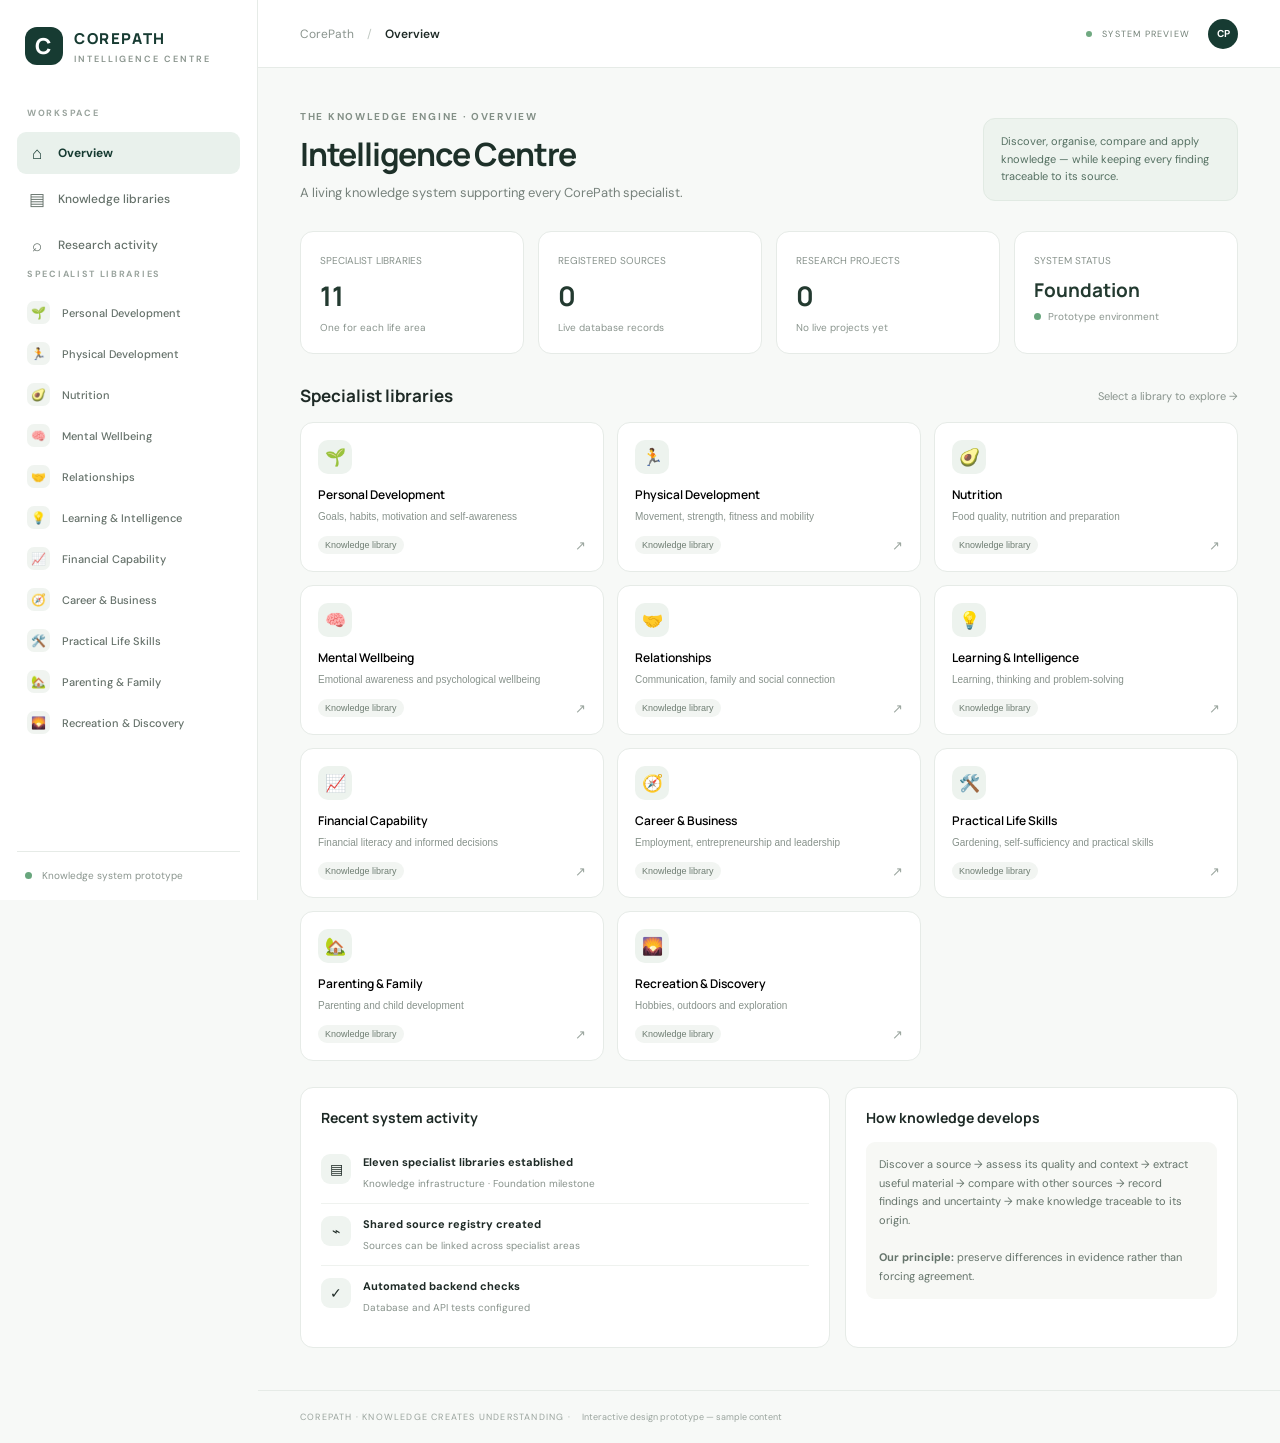
<file: frontend/index.html>
<!doctype html>
<html lang="en">
<head>
  <meta charset="utf-8">
  <meta name="viewport" content="width=device-width,initial-scale=1">
  <meta name="theme-color" content="#173b32">
  <title>CorePath Intelligence Centre</title>
  <link rel="stylesheet" href="styles.css">
</head>
<body>
  <aside class="sidebar">
    <a class="brand" href="#"><span class="brand-mark">C</span><span>COREPATH<small>INTELLIGENCE CENTRE</small></span></a>
    <div class="nav-label">WORKSPACE</div>
    <button class="nav-link active" data-view="overview"><span>⌂</span> Overview</button>
    <button class="nav-link" data-view="libraries"><span>▤</span> Knowledge libraries</button>
    <button class="nav-link" data-view="research"><span>⌕</span> Research activity</button>
    <div class="nav-label">SPECIALIST LIBRARIES</div>
    <nav id="specialist-nav"></nav>
    <div class="sidebar-foot"><span class="status-dot"></span> Knowledge system prototype</div>
  </aside>
  <main class="main">
    <header class="topbar"><div class="crumb">CorePath <span>/</span> <b id="crumb-current">Overview</b></div><div class="top-actions"><span class="live"><i></i> SYSTEM PREVIEW</span><div class="avatar">CP</div></div></header>
    <section class="page" id="app"></section>
    <footer>COREPATH · KNOWLEDGE CREATES UNDERSTANDING · <span>Interactive design prototype — sample content</span></footer>
  </main>
  <script src="app.js"></script>
</body>
</html>
</file>
<file: frontend/styles.css>
@import url('https://fonts.googleapis.com/css2?family=DM+Sans:wght@400;500;600;700&family=Manrope:wght@400;500;600;700;800&display=swap');
:root{--green:#173b32;--green2:#245747;--mint:#e9f1ec;--ink:#1e2a26;--muted:#77827c;--line:#e6ebe7;--paper:#f7f9f7;--white:#fff;--gold:#c59b58}
*{box-sizing:border-box}body{margin:0;background:var(--paper);color:var(--ink);font:14px 'DM Sans',sans-serif;display:flex;min-height:100vh}.sidebar{width:258px;background:#fff;border-right:1px solid var(--line);padding:27px 17px 18px;display:flex;flex-direction:column;position:fixed;inset:0 auto 0 0;z-index:2}.brand{display:flex;gap:11px;align-items:center;color:var(--green);font:800 15px Manrope;text-decoration:none;letter-spacing:1.6px;margin:0 8px 42px}.brand small{display:block;font:600 9px 'DM Sans';letter-spacing:2px;color:#89948d;margin-top:4px}.brand-mark{width:38px;height:38px;border-radius:12px;background:var(--green);color:white;display:grid;place-items:center;font:800 22px Manrope}.nav-label{font-size:9px;font-weight:700;letter-spacing:1.7px;color:#9aa49e;margin:0 10px 11px}.nav-link{border:0;background:none;text-align:left;width:100%;padding:10px 11px;border-radius:9px;color:#65716a;display:flex;gap:12px;align-items:center;font:500 12px 'DM Sans';cursor:pointer;margin:2px 0}.nav-link span{font-size:17px;width:18px;text-align:center}.nav-link:hover,.nav-link.active{background:var(--mint);color:var(--green);font-weight:700}.specialist{font-size:11px;padding:8px 10px}.specialist .mini{width:23px;height:23px;border-radius:7px;background:#f0f4f0;display:grid;place-items:center;font-size:12px}.sidebar-foot{margin-top:auto;border-top:1px solid var(--line);padding:17px 8px 0;color:#8a958e;font-size:10px}.status-dot{display:inline-block;width:7px;height:7px;border-radius:50%;background:#68a67d;margin-right:7px}.main{margin-left:258px;width:calc(100% - 258px);min-height:100vh}.topbar{height:68px;background:#fff;border-bottom:1px solid var(--line);display:flex;align-items:center;justify-content:space-between;padding:0 42px;position:sticky;top:0;z-index:1}.crumb{font-size:12px;color:#8a948e}.crumb span{padding:0 10px;color:#c0c8c2}.crumb b{color:var(--ink);font-weight:600}.top-actions{display:flex;gap:18px;align-items:center}.live{font-size:9px;letter-spacing:1.2px;color:#728077}.live i{display:inline-block;width:6px;height:6px;background:#70a981;border-radius:50%;margin-right:7px}.avatar{width:30px;height:30px;border-radius:50%;background:var(--green);color:white;display:grid;place-items:center;font-size:10px;font-weight:700}.page{max-width:1240px;margin:auto;padding:42px}.eyebrow{font-size:10px;letter-spacing:1.7px;color:#839087;font-weight:700;text-transform:uppercase}.hero{display:flex;justify-content:space-between;gap:30px;align-items:flex-end;margin-bottom:30px}.hero h1{font:700 32px Manrope;letter-spacing:-1.2px;margin:9px 0 8px;color:#1d3029}.hero p{color:#77827c;margin:0;font-size:13px}.hero-note{background:#edf3ee;border:1px solid #e1eae3;padding:14px 17px;border-radius:12px;max-width:255px;color:#557062;font-size:11px;line-height:1.6}.metrics{display:grid;grid-template-columns:repeat(4,1fr);gap:14px;margin-bottom:30px}.metric,.panel,.library-card{background:white;border:1px solid var(--line);border-radius:13px}.metric{padding:18px 19px}.metric .label{font-size:10px;color:#87928b}.metric strong{display:block;font:700 27px Manrope;margin:9px 0 3px;color:#233a30}.metric small{font-size:10px;color:#8a958e}.section-head{display:flex;justify-content:space-between;align-items:center;margin:0 0 15px}.section-head h2{font:700 17px Manrope;margin:0}.subtle{font-size:11px;color:#89948d}.library-grid{display:grid;grid-template-columns:repeat(3,1fr);gap:13px}.library-card{padding:17px;text-align:left;cursor:pointer;transition:.18s;min-height:130px}.library-card:hover{border-color:#9db7a5;transform:translateY(-2px);box-shadow:0 8px 22px #173b320d}.lib-icon{width:34px;height:34px;border-radius:10px;background:#edf3ee;display:grid;place-items:center;font-size:17px;margin-bottom:12px}.library-card strong{font:600 12px Manrope;display:block;margin-bottom:5px}.library-card small{color:#87928b;font-size:10px}.card-foot{display:flex;justify-content:space-between;align-items:center;margin-top:13px}.tag{font-size:9px;padding:4px 7px;background:#f2f5f2;border-radius:20px;color:#6f7e73}.arrow{color:#9ba69f}.lower-grid{display:grid;grid-template-columns:1.35fr 1fr;gap:15px;margin-top:26px}.panel{padding:20px}.panel h3{font:700 14px Manrope;margin:0 0 15px}.activity{display:flex;gap:12px;padding:12px 0;border-top:1px solid #eff2ef}.activity:first-of-type{border-top:0}.activity-icon{width:30px;height:30px;border-radius:9px;background:#eff4f0;display:grid;place-items:center}.activity strong{font-size:11px;display:block;margin:1px 0 4px}.activity small{font-size:10px;color:#87928b}.research-note{background:#f7f8f5;padding:13px;border-radius:9px;font-size:11px;color:#65746b;line-height:1.7}.toolbar{display:flex;gap:10px;margin:22px 0}.search{flex:1;border:1px solid var(--line);border-radius:9px;padding:11px 13px;background:white;font:12px 'DM Sans';outline:none}.search:focus{border-color:#91ad9a}.filter{border:1px solid var(--line);background:white;border-radius:9px;padding:0 13px;color:#65716a;font:11px 'DM Sans'}.table{width:100%;border-collapse:collapse;background:white;border:1px solid var(--line);border-radius:12px;overflow:hidden}.table th{text-align:left;font-size:9px;letter-spacing:1px;color:#89948d;background:#fafbfa;padding:13px}.table td{padding:14px 13px;border-top:1px solid #edf0ed;font-size:11px}.table td:first-child{font-weight:600}.empty{padding:35px;text-align:center;color:#87928b;background:white;border:1px dashed #dce5dd;border-radius:12px;font-size:12px}.back{border:0;background:none;color:#668171;cursor:pointer;font:600 11px 'DM Sans';padding:0;margin-bottom:22px}.library-hero{background:var(--green);border-radius:15px;padding:26px;color:white;margin-bottom:22px;display:flex;justify-content:space-between;align-items:center}.library-hero h1{font:700 25px Manrope;margin:7px 0}.library-hero p{color:#d0dfd5;font-size:11px;margin:0}.library-hero .lib-icon{background:#ffffff1b;font-size:22px;width:45px;height:45px}.pill{border:1px solid #ffffff3d;color:#dce9df;border-radius:20px;padding:7px 10px;font-size:9px}.library-info{display:grid;grid-template-columns:repeat(3,1fr);gap:12px;margin-bottom:20px}.info-box{background:white;border:1px solid var(--line);padding:15px;border-radius:11px}.info-box small{display:block;color:#87928b;font-size:9px}.info-box strong{display:block;font:600 17px Manrope;margin-top:7px}.primary{border:0;background:var(--green);color:white;padding:11px 15px;border-radius:8px;font:600 11px 'DM Sans';cursor:pointer}.primary:hover{background:var(--green2)}.secondary{border:1px solid var(--line);background:white;color:#52675b;padding:10px 13px;border-radius:8px;font:600 11px 'DM Sans';cursor:pointer}footer{padding:20px 42px;border-top:1px solid var(--line);font-size:9px;letter-spacing:1.2px;color:#9aa49e}footer span{letter-spacing:0;text-transform:none;margin-left:8px}
@media(max-width:1000px){.sidebar{width:220px}.main{margin-left:220px;width:calc(100% - 220px)}.page{padding:30px}.library-grid{grid-template-columns:repeat(2,1fr)}.metrics{grid-template-columns:repeat(2,1fr)}}@media(max-width:680px){.sidebar{width:58px;padding:17px 7px}.brand{margin:0 3px 30px}.brand>span:last-child,.nav-label,.nav-link:not(.active),.nav-link{font-size:0}.nav-link{justify-content:center;padding:12px 4px}.nav-link span{font-size:18px}.sidebar nav .nav-link{display:none}.sidebar-foot{font-size:0;padding:12px 7px}.main{margin-left:58px;width:calc(100% - 58px)}.topbar{padding:0 17px}.page{padding:25px 16px}.hero{display:block}.hero-note{margin-top:18px;max-width:none}.hero h1{font-size:27px}.library-grid{grid-template-columns:1fr 1fr}.metrics{gap:8px}.metric{padding:13px}.metric strong{font-size:22px}.lower-grid{grid-template-columns:1fr}.library-info{grid-template-columns:1fr 1fr}.table th:nth-child(3),.table td:nth-child(3){display:none}footer{padding:16px;font-size:8px}}
.three-metrics{grid-template-columns:repeat(3,1fr)}
.category-heading{margin-top:28px}
.category-heading .subtle{display:block;margin-top:5px}
.category-row{background:#fff;border:1px solid var(--line);border-radius:11px;margin:9px 0;overflow:hidden}
.category-row summary{list-style:none;display:flex;align-items:center;gap:11px;padding:15px 16px;cursor:pointer}
.category-row summary::-webkit-details-marker{display:none}
.category-row summary:hover{background:#fbfcfb}
.category-folder{width:30px;height:30px;display:grid;place-items:center;border-radius:8px;background:#edf3ee;color:var(--green);font-size:15px}
.category-name{font:600 12px Manrope;flex:1}
.category-count{font-size:10px;color:#89948d}
.category-chevron{color:#829087;transition:transform .15s}
.category-row[open] .category-chevron{transform:rotate(180deg)}
.category-content{border-top:1px solid #edf0ed;padding:4px 14px 12px 54px}
.source-row{display:flex;align-items:center;gap:10px;padding:11px 2px;border-bottom:1px solid #f0f2f0}
.source-row:last-child{border-bottom:0}
.source-symbol{width:28px;height:28px;border-radius:7px;background:#f3f5f3;display:grid;place-items:center;color:#73877a}
.source-main{flex:1;min-width:0}
.source-main strong{display:block;font-size:11px;font-weight:600}
.source-main small{display:block;color:#89948d;font-size:10px;margin-top:4px}
.category-empty{padding:12px 0;color:#89948d;font-size:10px}
.prototype-note{font-size:10px;color:#929c95;margin-top:15px}
@media(max-width:680px){.three-metrics{grid-template-columns:repeat(3,1fr)}.three-metrics .info-box{padding:11px 8px}.three-metrics .info-box strong{font-size:15px}.category-heading{align-items:flex-end}.category-heading .primary{padding:9px 10px;font-size:10px}.category-row summary{padding:12px}.category-content{padding-left:14px}}
</file>
